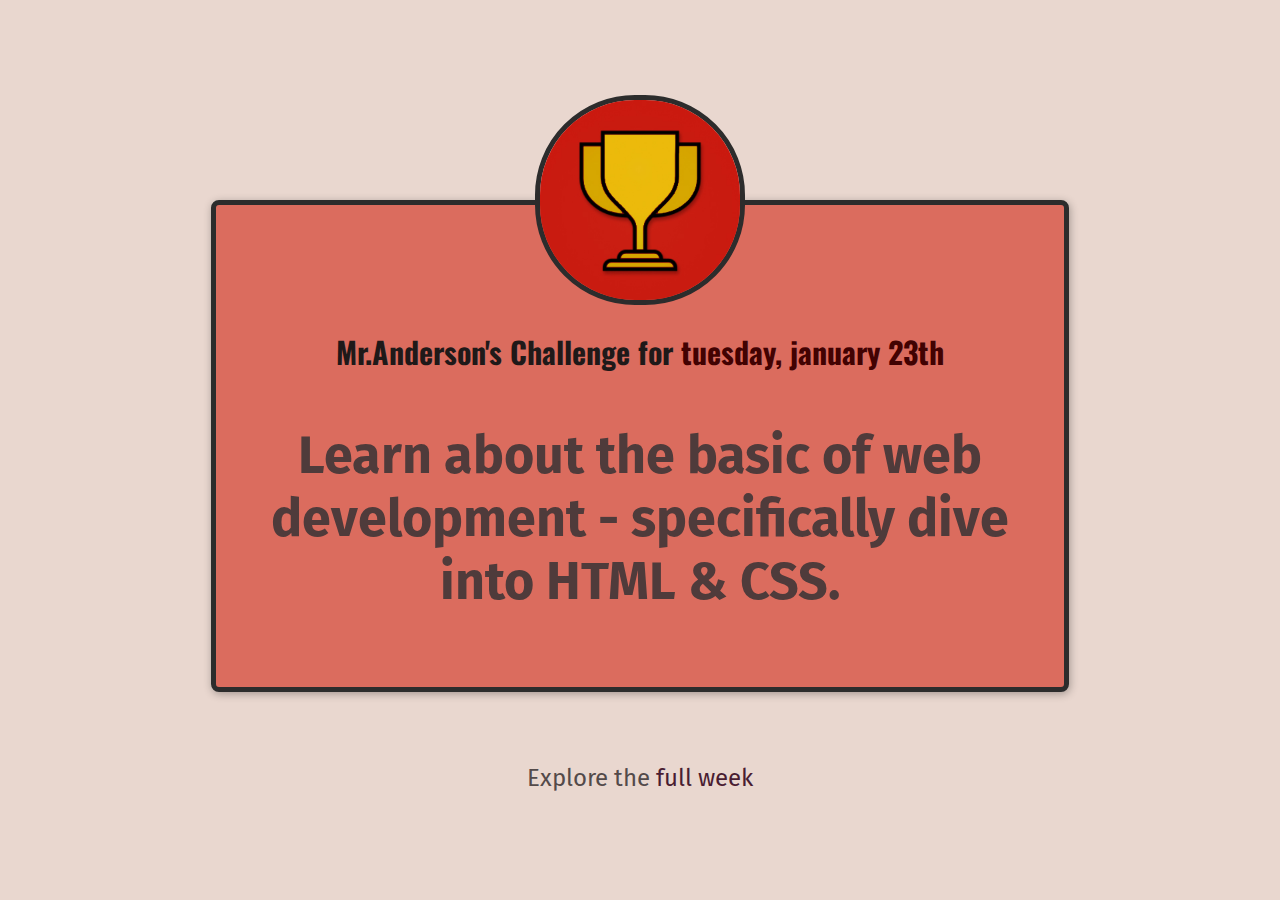
<file: index.html>
<!DOCTYPE html>
<html lang="en">
  <head>
    <meta charset="UTF-8" />
    <link rel="preconnect" href="https://fonts.googleapis.com" />
    <link rel="preconnect" href="https://fonts.gstatic.com" crossorigin />
    <link
      href="https://fonts.googleapis.com/css2?family=Fira+Sans:wght@400;700&family=Oswald:wght@700&display=swap"
      rel="stylesheet"
    />
    <link href="styles/share.css" rel="stylesheet" />
    <link href="styles/daily-challenge.css" rel="stylesheet" />
    <title>My Daily Challenge</title>
  </head>
  <body>
    <main>
      <img src="images/challenges-trophy (1).jpg " alt="A trophy" />
      <h1>Mr.Anderson's Challenge for <span>tuesday, january 23th</span></h1>
      <p id="todays-challenge">
        Learn about the basic of web development - specifically dive into HTML &
        CSS.
      </p>
    </main>

    <footer>
      <p>Explore the <a href="full week.html">full week</a></p>
    </footer>
  </body>
</html>

<!-- doctype HTMl is the latest version of HTMl
head is meta elements body is visible elements. 
a(anchor)href is adding link. link href is loading CSS file. rel is justify css file.
it's "stylesheet" -->
</file>
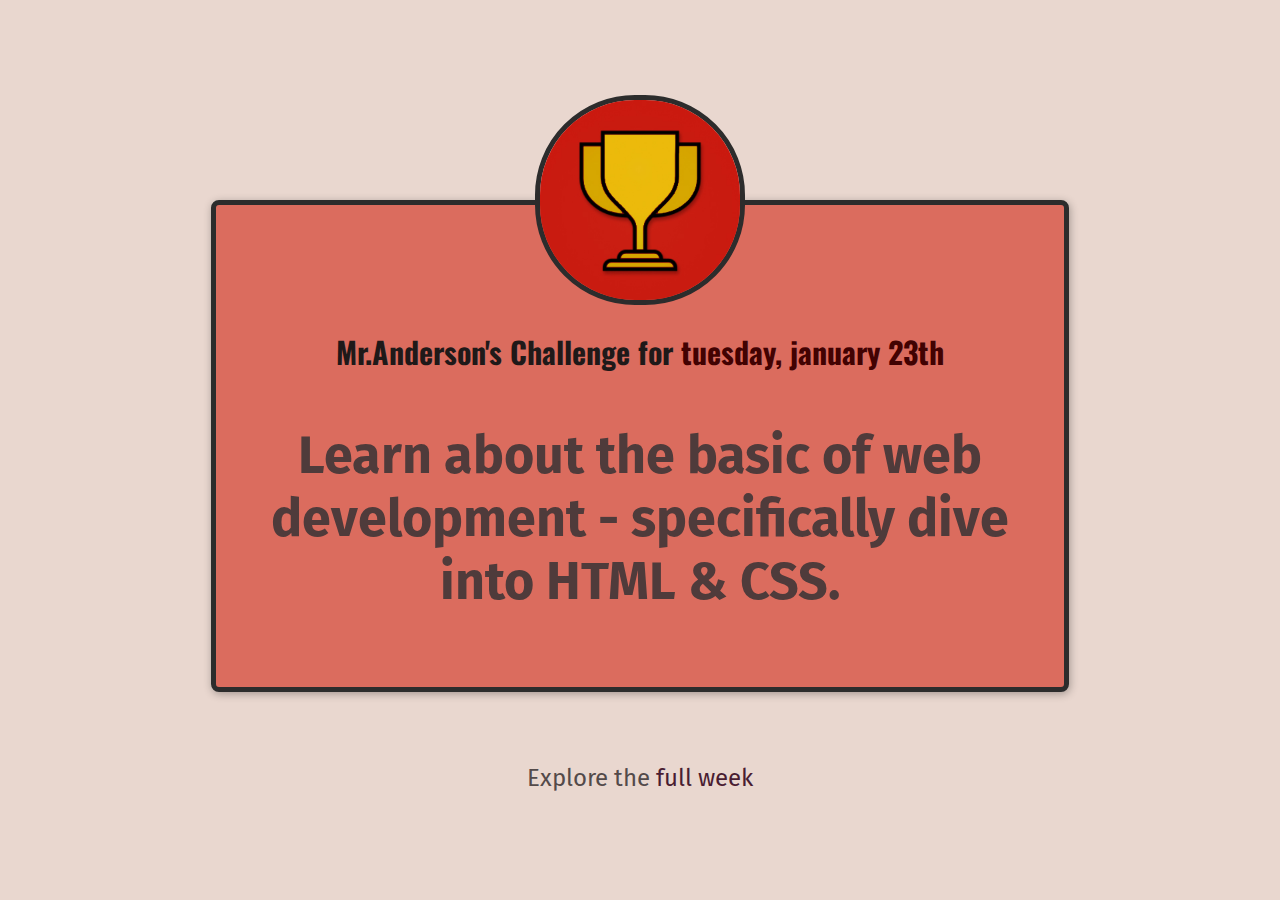
<file: daily-challenge.html>
<!DOCTYPE html>
<html lang="en">
  <head>
    <meta charset="UTF-8" />
    <link rel="preconnect" href="https://fonts.googleapis.com" />
    <link rel="preconnect" href="https://fonts.gstatic.com" crossorigin />
    <link
      href="https://fonts.googleapis.com/css2?family=Fira+Sans:wght@400;700&family=Oswald:wght@700&display=swap"
      rel="stylesheet"
    />
    <link href="styles/share.css" rel="stylesheet" />
    <link href="styles/daily-challenge.css" rel="stylesheet" />
    <title>My Daily Challenge</title>
  </head>
  <body>
    <main>
      <img src="images/challenges-trophy (1).jpg " alt="A trophy" />
      <h1>Mr.Anderson's Challenge for <span>tuesday, january 23th</span></h1>
      <p id="todays-challenge">
        Learn about the basic of web development - specifically dive into HTML &
        CSS.
      </p>
    </main>

    <footer>
      <p>Explore the <a href="full-week.html">full week</a></p>
    </footer>
  </body>
</html>

<!-- doctype HTMl is the latest version of HTMl
head is meta elements body is visible elements. 
a(anchor)href is adding link. link href is loading CSS file. rel is justify css file.
it's "stylesheet" -->
</file>
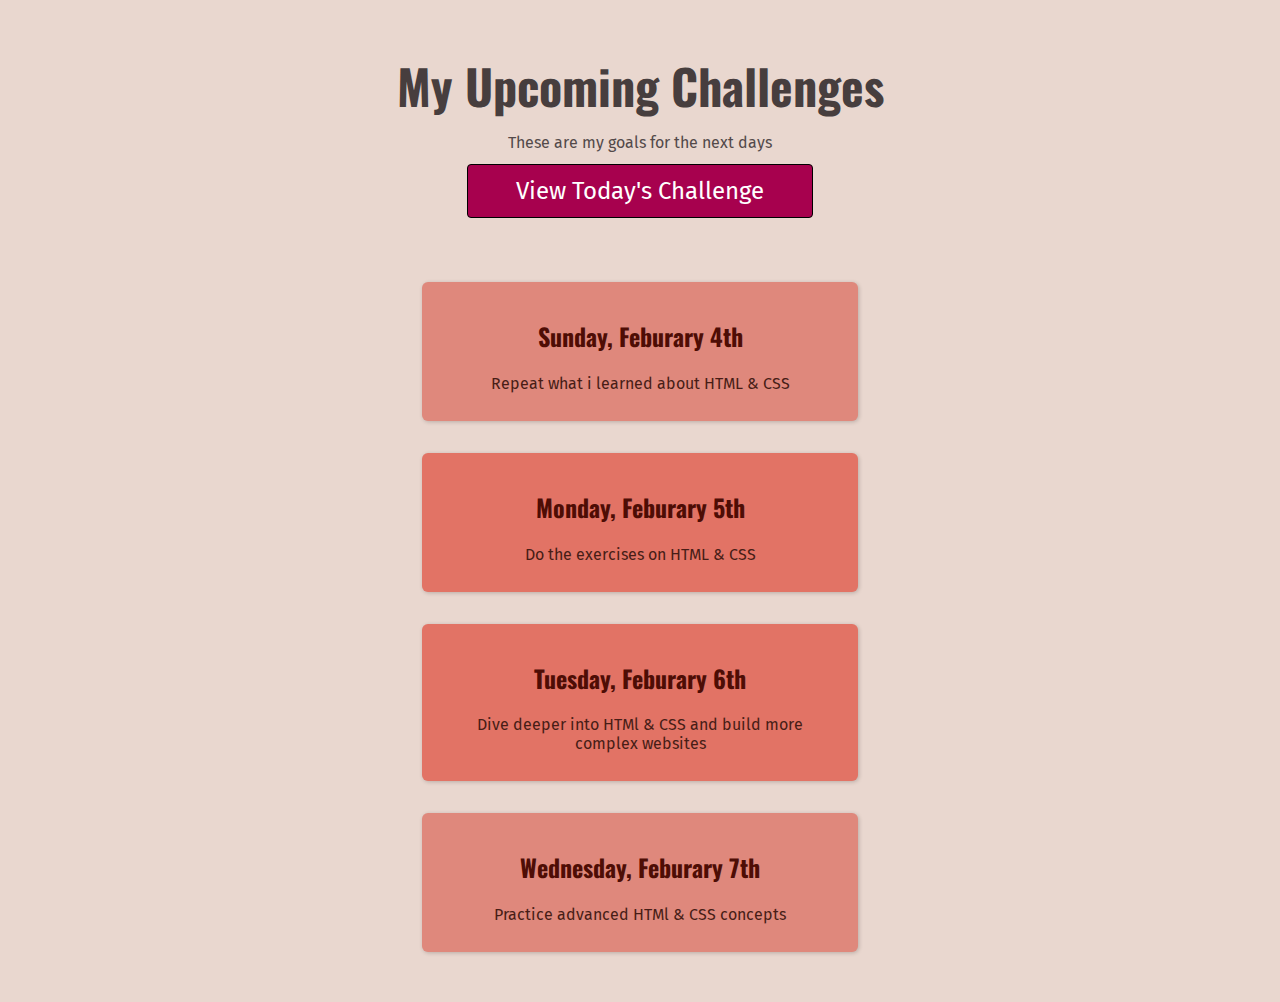
<file: full week.html>
<!DOCTYPE html>
<html lang="en">
  <head>
    <meta charset="UTF-8" />
    <title>My Upcoming Challenges</title>
    <link href="styles/share.css" rel="stylesheet" />
    <link href="styles/full-week.css" rel="stylesheet" />
    <link rel="preconnect" href="https://fonts.googleapis.com" />
    <link rel="preconnect" href="https://fonts.gstatic.com" crossorigin />
    <link 
      href="https://fonts.googleapis.com/css2?family=Fira+Sans:wght@400;700&family=Oswald:wght@700&display=swap"
      rel="stylesheet"
    />
    <link rel="icon" href="data:,">
  </head>
  <body>
    <header>
      <h1>My Upcoming Challenges</h1>
      <p id="description">These are my goals for the next days</p>
      <a href="index.html">View Today's Challenge</a>
    </header>

    <main>
      <ol>
        <li>
          <h2>Sunday, Feburary 4th</h2>
          <p>Repeat what i learned about HTML & CSS</p>
        </li>
        <li class="highlight-goal">
          <h2>Monday, Feburary 5th</h2>
          <p>Do the exercises on HTML & CSS</p>
        </li>
        <li class="highlight-goal">
          <h2>Tuesday, Feburary 6th</h2>
          <p>Dive deeper into HTMl & CSS and build more complex websites</p>
        </li>
        <li>
          <h2>Wednesday, Feburary 7th</h2>
          <p>Practice advanced HTMl & CSS concepts</p>
        </li>
      </ol>
    </main>
  </body>
</html>
</file>
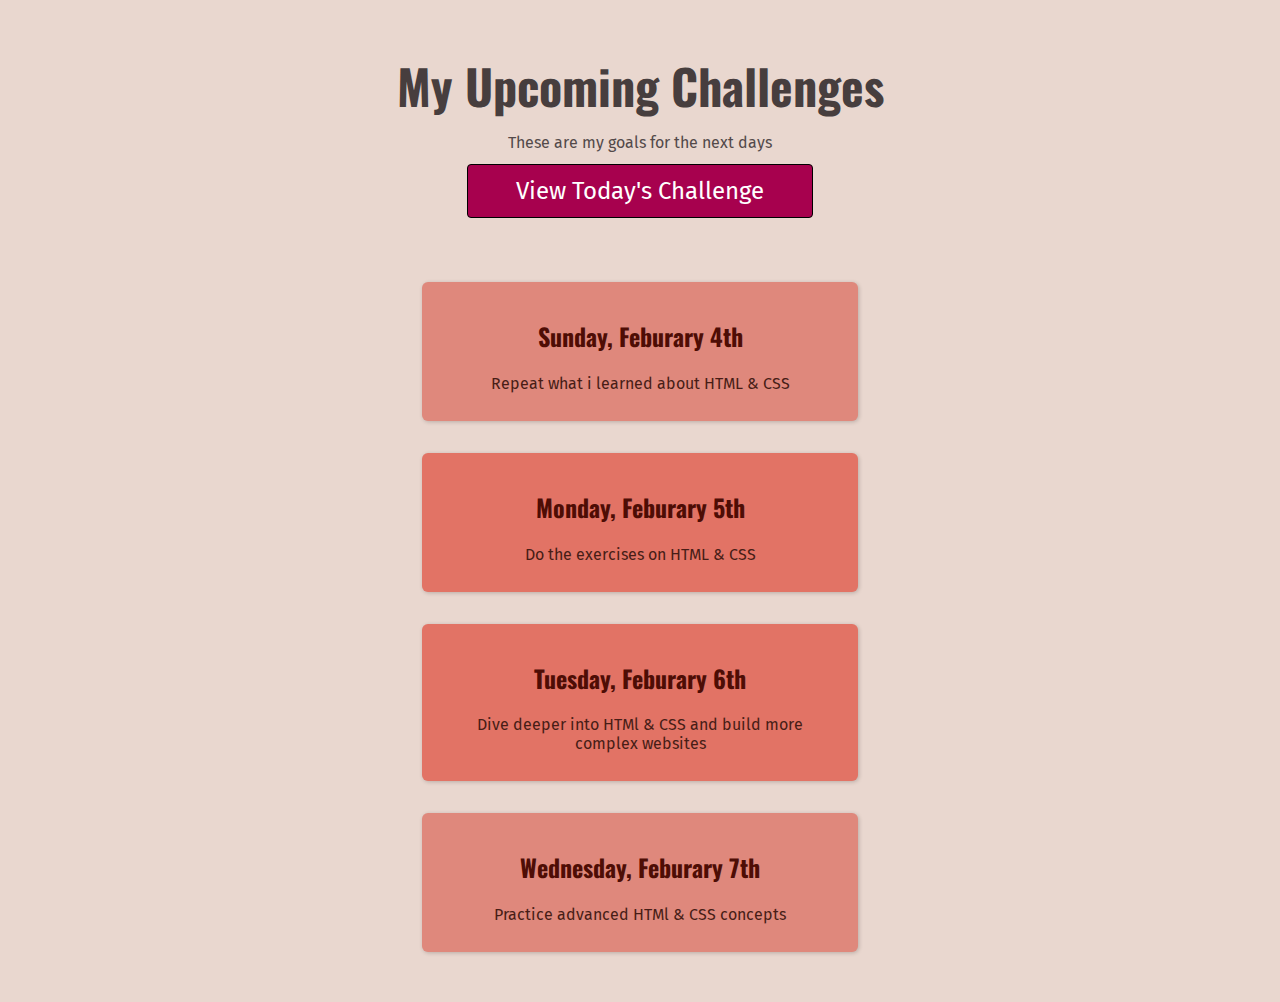
<file: full-week.html>
<!DOCTYPE html>
<html lang="en">
  <head>
    <meta charset="UTF-8" />
    <title>My Upcoming Challenges</title>
    <link href="styles/share.css" rel="stylesheet" />
    <link href="styles/full-week.css" rel="stylesheet" />
    <link rel="preconnect" href="https://fonts.googleapis.com" />
    <link 
      href="https://fonts.googleapis.com/css2?family=Fira+Sans:wght@400;700&family=Oswald:wght@700&display=swap"
      rel="stylesheet"
    />

  </head>
  <body>
    <header>
      <h1>My Upcoming Challenges</h1>
      <p id="description">These are my goals for the next days</p>
      <a href="daily-challenge.html">View Today's Challenge</a>
    </header>

    <main>
      <ol>
        <li>
          <h2>Sunday, Feburary 4th</h2>
          <p>Repeat what i learned about HTML & CSS</p>
        </li>
        <li class="highlight-goal">
          <h2>Monday, Feburary 5th</h2>
          <p>Do the exercises on HTML & CSS</p>
        </li>
        <li class="highlight-goal">
          <h2>Tuesday, Feburary 6th</h2>
          <p>Dive deeper into HTMl & CSS and build more complex websites</p>
        </li>
        <li>
          <h2>Wednesday, Feburary 7th</h2>
          <p>Practice advanced HTMl & CSS concepts</p>
        </li>
      </ol>
    </main>
  </body>
</html>
</file>
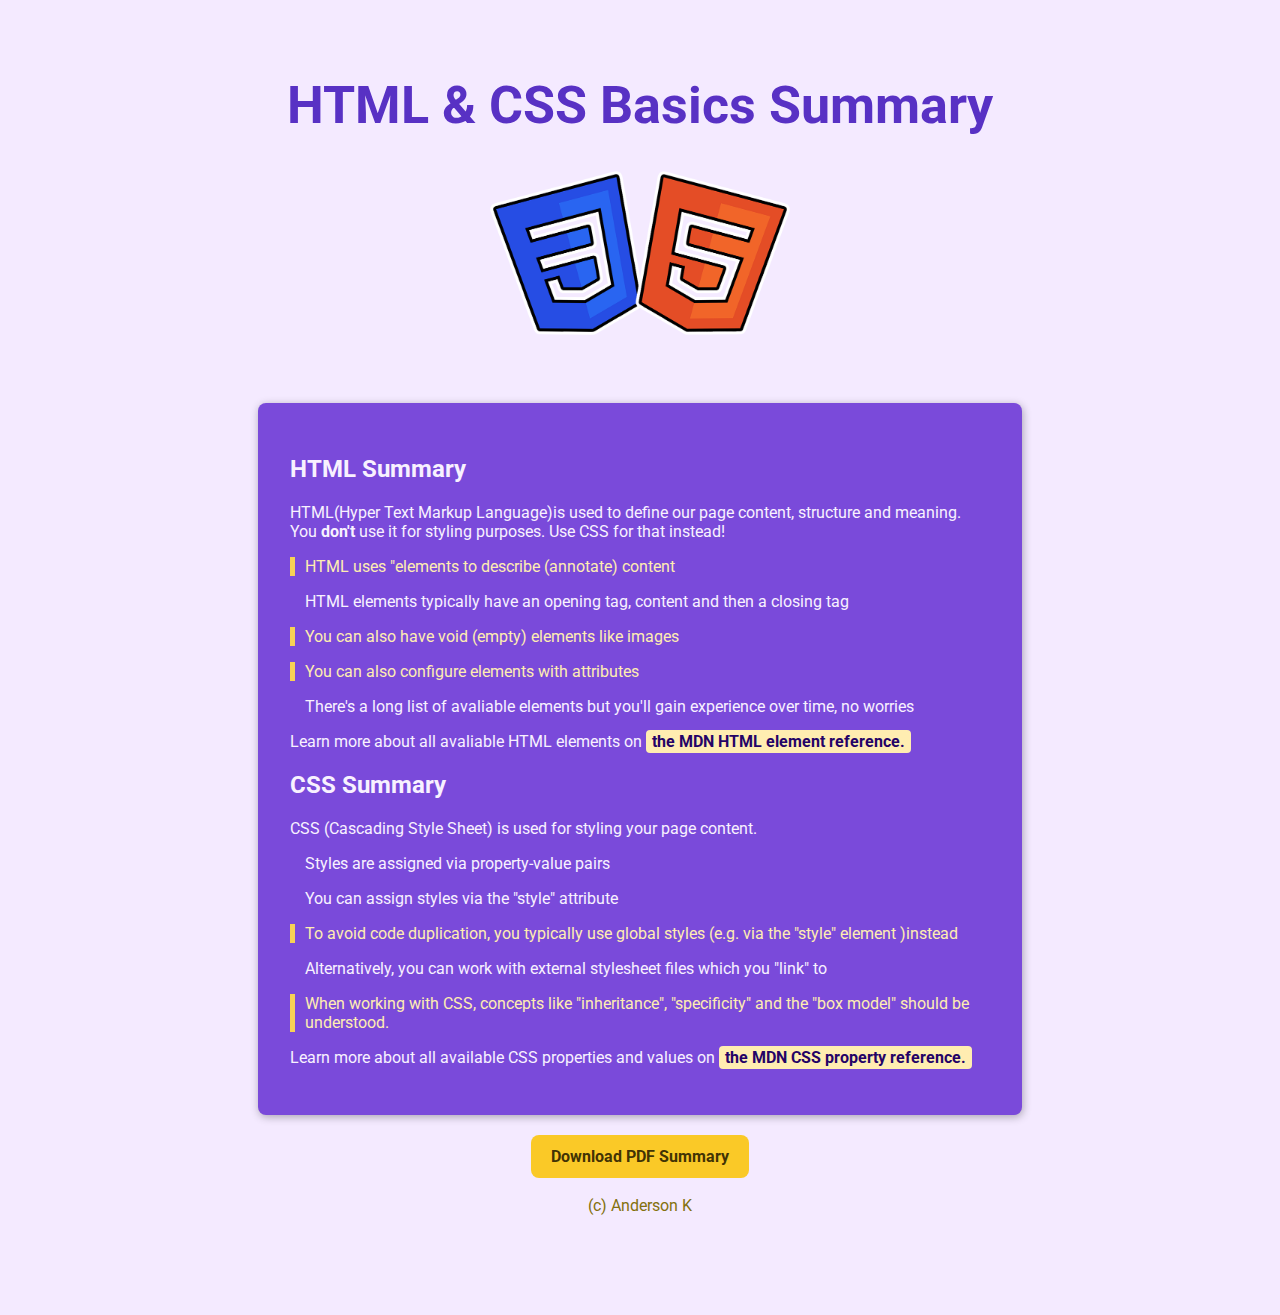
<file: HTML & CSS Basic Summary.html>
<!DOCTYPE html>
<html lang="en">
  <head>
    <meta charset="UTF-8" />
    <link href="styles/HTMl & CSS Basic Summary.css" rel="stylesheet" />
    <link rel="preconnect" href="https://fonts.googleapis.com" />
    <link rel="preconnect" href="https://fonts.gstatic.com" crossorigin />
    <link
      href="https://fonts.googleapis.com/css2?family=Roboto&display=swap"
      rel="stylesheet"
    />
    <title>HTML & CSS Basic Summary</title>
  </head>

  <body>
    <header>
      <h1>HTML & CSS Basics Summary</h1>
      <img src="images/html-css.png" alt="HTML & CSS logos" />
    </header>

    <main>
      <section>
        <h2>HTML Summary</h2>
        <p>
          HTML(Hyper Text Markup Language)is used to define our page content,
          structure and meaning. You <strong>don't</strong> use it for styling
          purposes. Use CSS for that instead!
        </p>
        <ol>
          <li class="summary">
            <p>HTML uses "elements to describe (annotate) content</p>
          </li>
          <li>
            <p>
              HTML elements typically have an opening tag, content and then a
              closing tag
            </p>
          </li>
          <li class="summary">
            <p>You can also have void (empty) elements like images</p>
          </li>
          <li class="summary">
            <p>You can also configure elements with attributes</p>
          </li>
          <li>
            <p>
              There's a long list of avaliable elements but you'll gain
              experience over time, no worries
            </p>
          </li>
        </ol>
        <p>
          Learn more about all avaliable HTML elements on
          <a
            href="https://developer.mozilla.org/en-US/docs/Web/HTML/Element"
            target="_blank"
            >the MDN HTML element reference.</a
          >
        </p>
      </section>

      <section>
        <h2>CSS Summary</h2>
        <p>
          CSS (Cascading Style Sheet) is used for styling your page content.
        </p>
        <ol>
          <li>
            <p>Styles are assigned via property-value pairs</p>
            <p>You can assign styles via the "style" attribute</p>
          </li>
          <li class="summary">
            <p>
              To avoid code duplication, you typically use global styles (e.g.
              via the "style" element )instead
            </p>
          </li>
          <li>
            <p>
              Alternatively, you can work with external stylesheet files which
              you "link" to
            </p>
          </li>
          <li class="summary">
            <p>
              When working with CSS, concepts like "inheritance", "specificity"
              and the "box model" should be understood.
            </p>
          </li>
        </ol>
        <p>
          Learn more about all available CSS properties and values on
          <a
            href="https://developer.mozilla.org/en-US/docs/Web/HTML/Element"
            target="_blank"
            >the MDN CSS property reference.</a
          >
        </p>
      </section>
    </main>

    <footer>
      <a href="pdfs/html-css-basics-summary.pdf" class="button" target="_blank"
        >Download PDF Summary</a
      >
      <p>(c) Anderson K</p>
    </footer>
  </body>
</html>
</file>
<file: styles/share.css>
body {
  background-color: rgb(233, 215, 207);
  text-align: center;
  color: rgb(83, 74, 74);
  margin: 50px;

}
h1 {
  font-family: "Oswald", sans-serif;

}
p {
  font-family: "Fira Sans", sans-serif;
}
a {
  color: rgb(167, 1, 78);
  text-decoration: none;
  font-family: "Fira Sans", sans-serif;
}
a:hover {
  color: blue;
  text-decoration: underline;
}
</file>
<file: styles/daily-challenge.css>
main {
  width: 800px;
  padding: 24px;
  border: 5px solid rgb(44, 44, 44);
  margin: 200px auto 72px auto;
  background-color: rgb(219, 108, 94);
  border-radius: 8px;
  box-shadow: 1px 2px 8px rgba(0, 0, 0, 0.3);
}
/* background-color: rgb(226, 115, 101);
  border-radius: 5px;
  border: 3px solid rgb(0, 0, 0);
  display: inline-block;
  margin: 0 350px 0 350px */
h1 {
  font-size: 30px;
  color: rgb(31, 25, 25);
}
span {
  color: rgb(66, 2, 2);
}

a {
  color: rgb(73, 29, 50);
}

img {
  width: 200px;
  height: 200px;
  border-radius: 100px;
  border: 5px solid rgb(44, 44, 44);
  margin-top: -134px;
}
/* link --> hover attribute */
#todays-challenge {
  color: rgb(79, 59, 59);
  font-weight: bold;
  font-size: 52px;
  padding: 0 20px 0 20px;
  margin: 50px 0 50px 0;
}

p {
  font-size: 24px;
}
footer p {
  margin-bottom: 100px;
}
</file>
<file: styles/full-week.css>
header {
  margin-bottom: 64px;
}

h1 {
  font-size: 48px;
  color: rgb(71, 62, 62);
  margin: 0;
}
#description {
  margin: 12px 0
}

/* header p {
  margin-bottom: 36px;
} */
a {
  padding: 12px 48px;
  background-color: rgb(167, 1, 78);
  color: rgb(255, 255, 255);
  border: 1px solid rgb(0, 0, 0);
  border-radius: 4px;
  font-size: 24px;
  display: inline-block;
  margin: 0;
}
a:hover {
  background-color: rgb(180, 12, 90);
  text-decoration: none;
  color: white;
}

ol {
  list-style: none;
  width: 500px;
  margin: 36px auto 0 auto;
  padding: 0;
}
li {
  padding: 16px;
  box-shadow: 1px 1px 4px rgba(0, 0, 0, 0.2);
  margin: 32px;
  background-color: rgb(223, 136, 124);
  border-radius: 6px;
}

h2 {
  color: rgb(78,13,5);
  font-family: 'oswald', sans-serif;
}

main p {
  margin: 12px;
  color: rgb(71, 29, 22);
}

.highlight-goal {
   background-color: rgb(226, 115, 101);
}
</file>
<file: styles/HTMl & CSS Basic Summary.css>
header {
  text-align: center;
  padding: 32px;
}

header h1 {
  font-size: 52px;
  color: rgb(88, 49, 196);
}

header img {
  width: 300px;
}

body {
  background-color: rgb(244, 234, 255);
  font-family: "Roboto", sans-serif;
}

main {
  background-color: rgb(122, 74, 218);
  border-radius: 8px;
  color: rgb(248, 241, 255);
  padding: 32px;
  width: 700px;
  margin: 32px auto;
  box-shadow: 1px 2px 8px rgba(0, 0, 0, 0.3);
}

ol {
  list-style: none;
  margin: 0;
  padding: 0;
}
li {
  margin: 14px 0;
  padding-left: 10px;
  border-left: 5px solid transparent;
}
a {
  color: rgb(36, 3, 102);
  background-color: rgb(255, 237, 177);
  border-radius: 4px;
  font-weight: bolder;
  text-decoration: none;
  padding: 2px 6px;
}
a:hover,
a:active {
  background-color: rgb(250, 201, 39);
}

footer {
  text-align: center;
}

footer a:hover,
footer a:active {
  background-color: rgb(255, 186, 58);
}

footer p {
  color: rgb(131, 113, 14);
  margin-top: 30px;
  margin-bottom: 100px;
}
.summary {
  color: rgb(255, 237, 177);
  border-color: rgb(247, 209, 85);
}

.button {
  background-color: rgb(250, 201, 39);
  padding: 12px 20px;
  border-radius: 8px;
  color: rgb(66, 51, 4);
}
</file>
